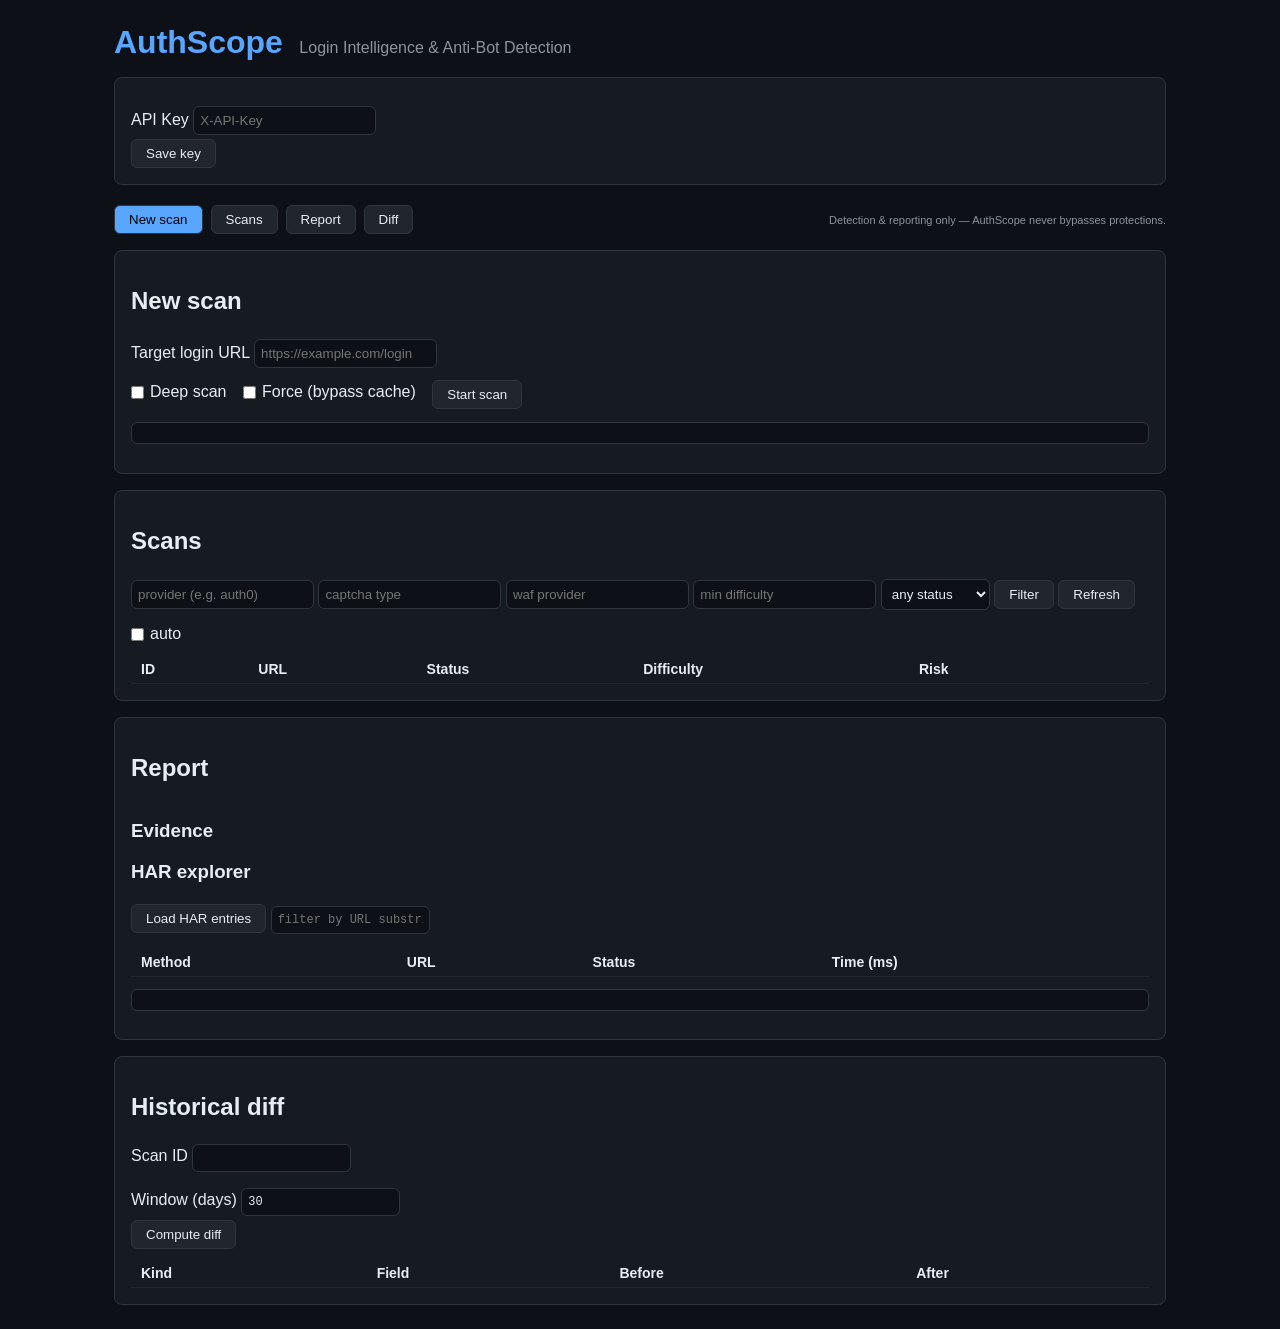
<file: dashboard/index.html>
<!DOCTYPE html>
<html lang="en">
<head>
<meta charset="utf-8">
<meta name="viewport" content="width=device-width, initial-scale=1">
<title>AuthScope Dashboard</title>
<link rel="stylesheet" href="/dashboard/style.css">
</head>
<body>
<header>
  <h1>AuthScope</h1>
  <span class="tagline">Login Intelligence &amp; Anti-Bot Detection</span>
</header>

<section id="key-panel" class="card">
  <label>API Key <input type="password" id="api-key" placeholder="X-API-Key"></label>
  <button id="save-key">Save key</button>
  <span id="key-status"></span>
</section>

<main id="app" class="hidden">
  <nav>
    <button data-view="submit" class="active">New scan</button>
    <button data-view="list">Scans</button>
    <button data-view="report">Report</button>
    <button data-view="diff">Diff</button>
    <span id="disclaimer">Detection &amp; reporting only — AuthScope never bypasses protections.</span>
  </nav>

  <!-- Submit -->
  <section id="view-submit" class="view">
    <div class="card">
      <h2>New scan</h2>
      <label>Target login URL
        <input type="url" id="scan-url" placeholder="https://example.com/login">
      </label>
      <label class="inline"><input type="checkbox" id="opt-deep"> Deep scan</label>
      <label class="inline"><input type="checkbox" id="opt-force"> Force (bypass cache)</label>
      <button id="btn-scan">Start scan</button>
      <pre id="scan-status"></pre>
    </div>
  </section>

  <!-- List -->
  <section id="view-list" class="view hidden">
    <div class="card">
      <h2>Scans</h2>
      <div class="filters">
        <input id="f-provider" placeholder="provider (e.g. auth0)">
        <input id="f-captcha" placeholder="captcha type">
        <input id="f-waf" placeholder="waf provider">
        <input id="f-min-diff" placeholder="min difficulty" type="number">
        <select id="f-status">
          <option value="">any status</option>
          <option>queued</option><option>running</option>
          <option>completed</option><option>waf_blocked</option><option>failed</option>
        </select>
        <button id="btn-filter">Filter</button>
        <button id="btn-refresh">Refresh</button>
        <label class="inline"><input type="checkbox" id="auto-refresh"> auto</label>
      </div>
      <table id="scans-table">
        <thead><tr><th>ID</th><th>URL</th><th>Status</th><th>Difficulty</th>
          <th>Risk</th><th></th></tr></thead>
        <tbody></tbody>
      </table>
    </div>
  </section>

  <!-- Report -->
  <section id="view-report" class="view hidden">
    <div class="card">
      <h2>Report <span id="report-id" class="mono"></span></h2>
      <div id="report-summary" class="scores"></div>
      <div id="report-auth"></div>
      <div id="report-security"></div>
      <div id="report-antibot"></div>
      <h3>Evidence</h3>
      <div id="report-artifacts"></div>
      <h3>HAR explorer</h3>
      <div id="har-explorer">
        <button id="btn-har">Load HAR entries</button>
        <input id="har-filter" class="mono" placeholder="filter by URL substring">
        <div id="har-summary" class="mono"></div>
        <table id="har-table">
          <thead><tr><th>Method</th><th>URL</th><th>Status</th><th>Time (ms)</th></tr></thead>
          <tbody></tbody>
        </table>
      </div>
      <pre id="report-raw" class="mono"></pre>
    </div>
  </section>

  <!-- Diff -->
  <section id="view-diff" class="view hidden">
    <div class="card">
      <h2>Historical diff</h2>
      <label>Scan ID <input id="diff-scan-id" class="mono"></label>
      <label>Window (days) <input id="diff-days" type="number" value="30" class="mono"></label>
      <button id="btn-diff">Compute diff</button>
      <table id="diff-table">
        <thead><tr><th>Kind</th><th>Field</th><th>Before</th><th>After</th></tr></thead>
        <tbody></tbody>
      </table>
    </div>
  </section>
</main>
<script src="/dashboard/app.js"></script>
</body>
</html>
</file>
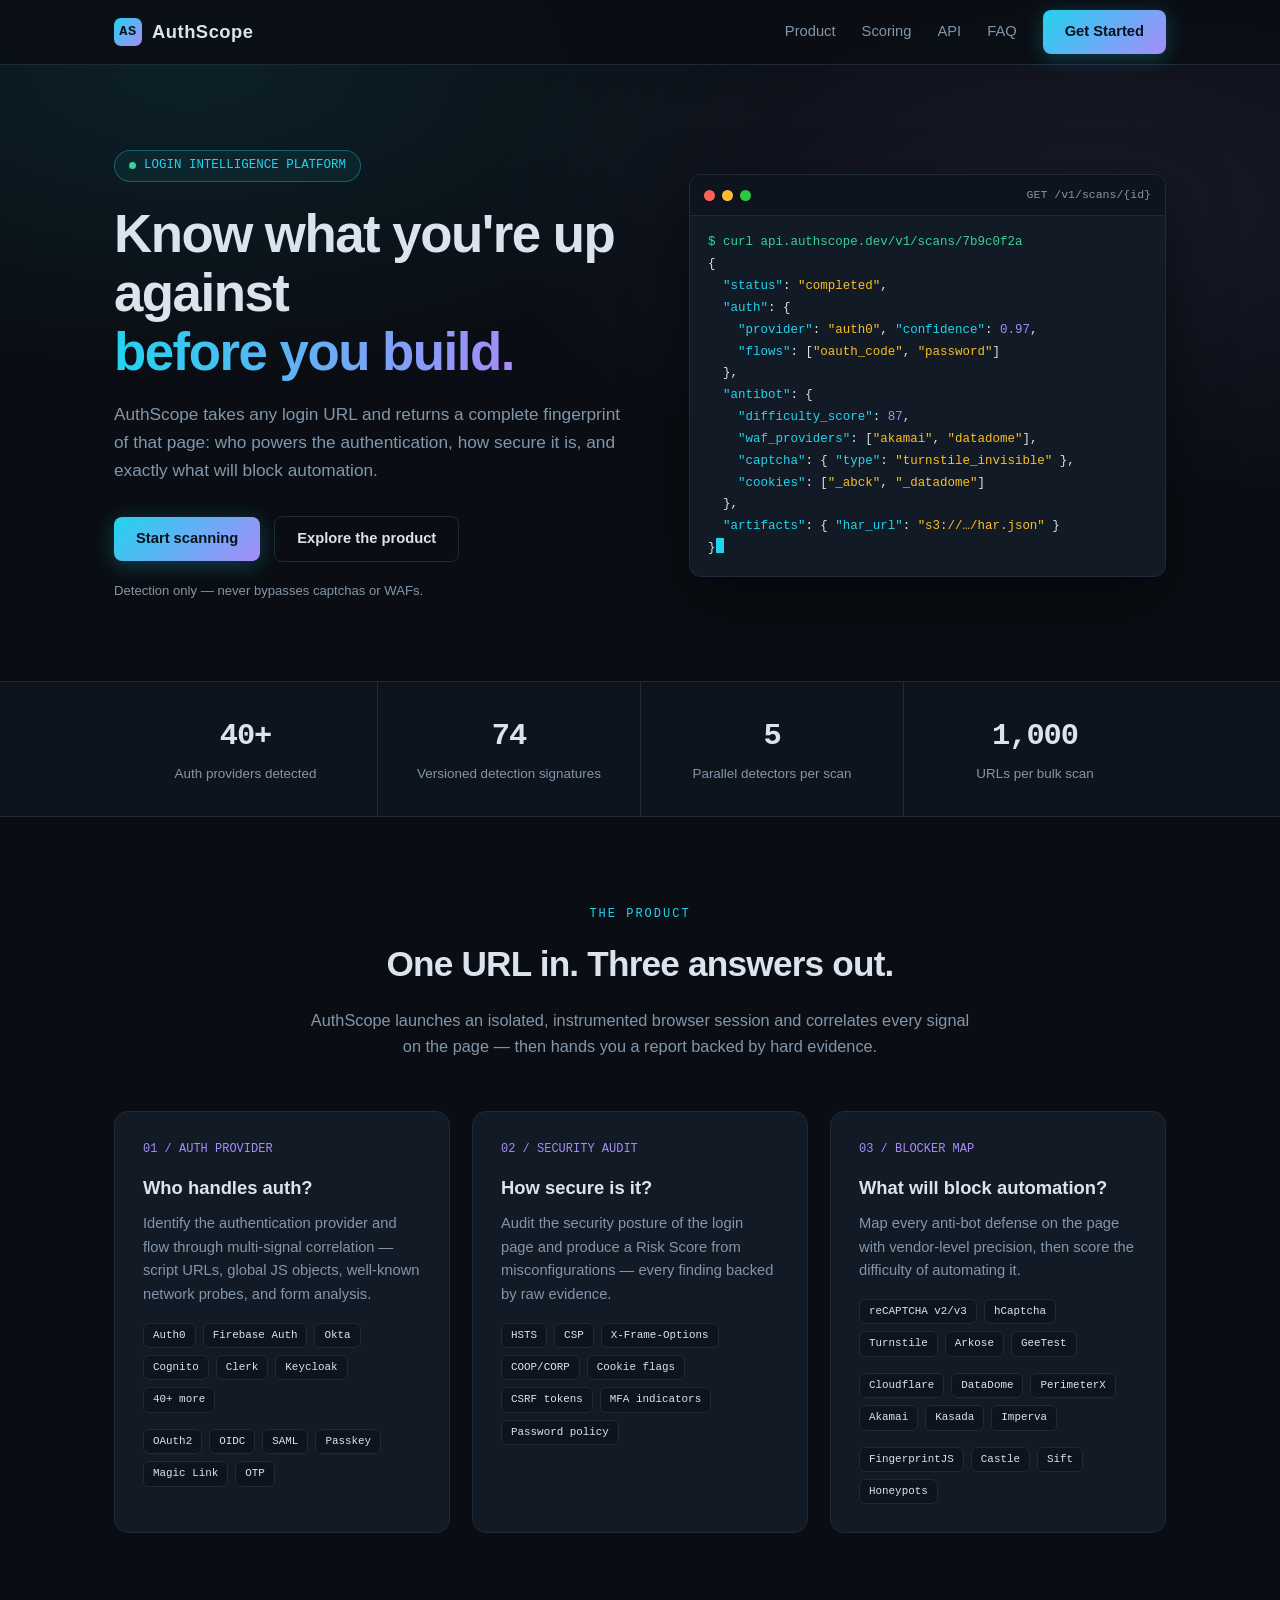
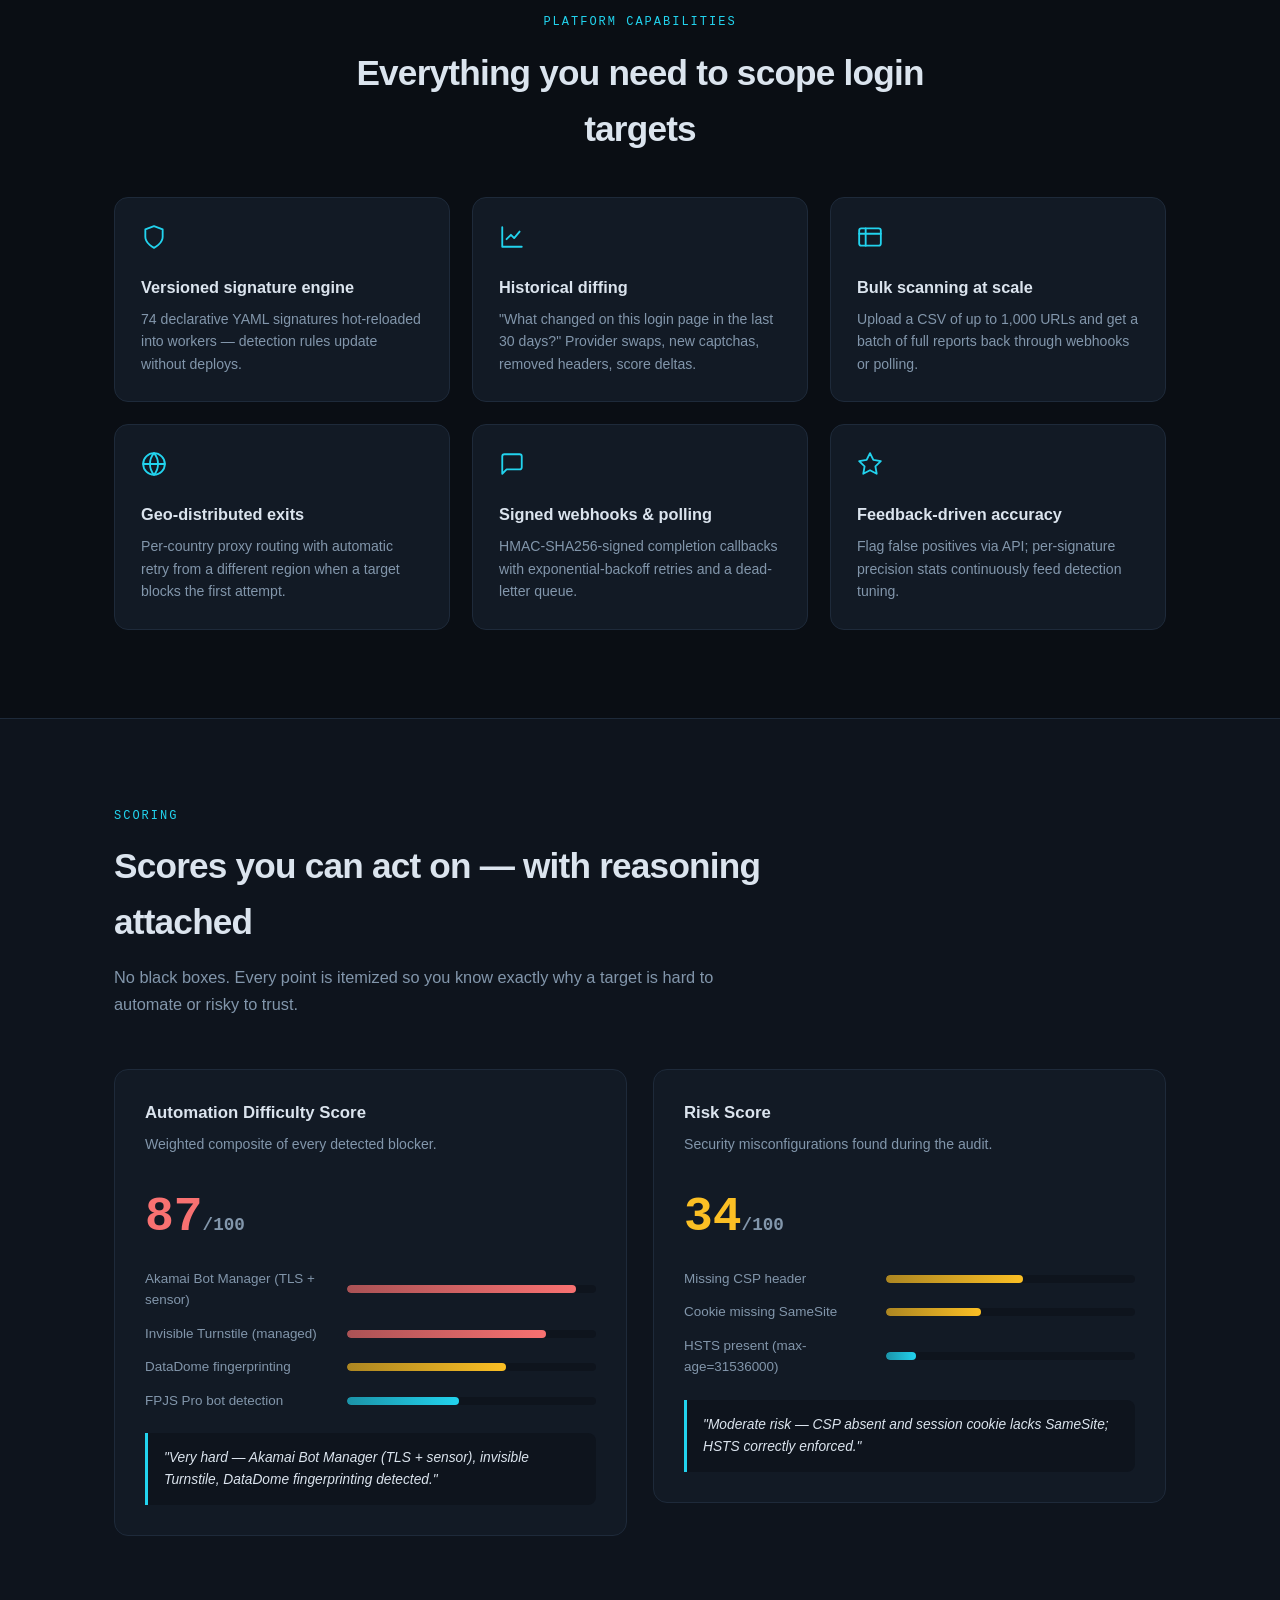
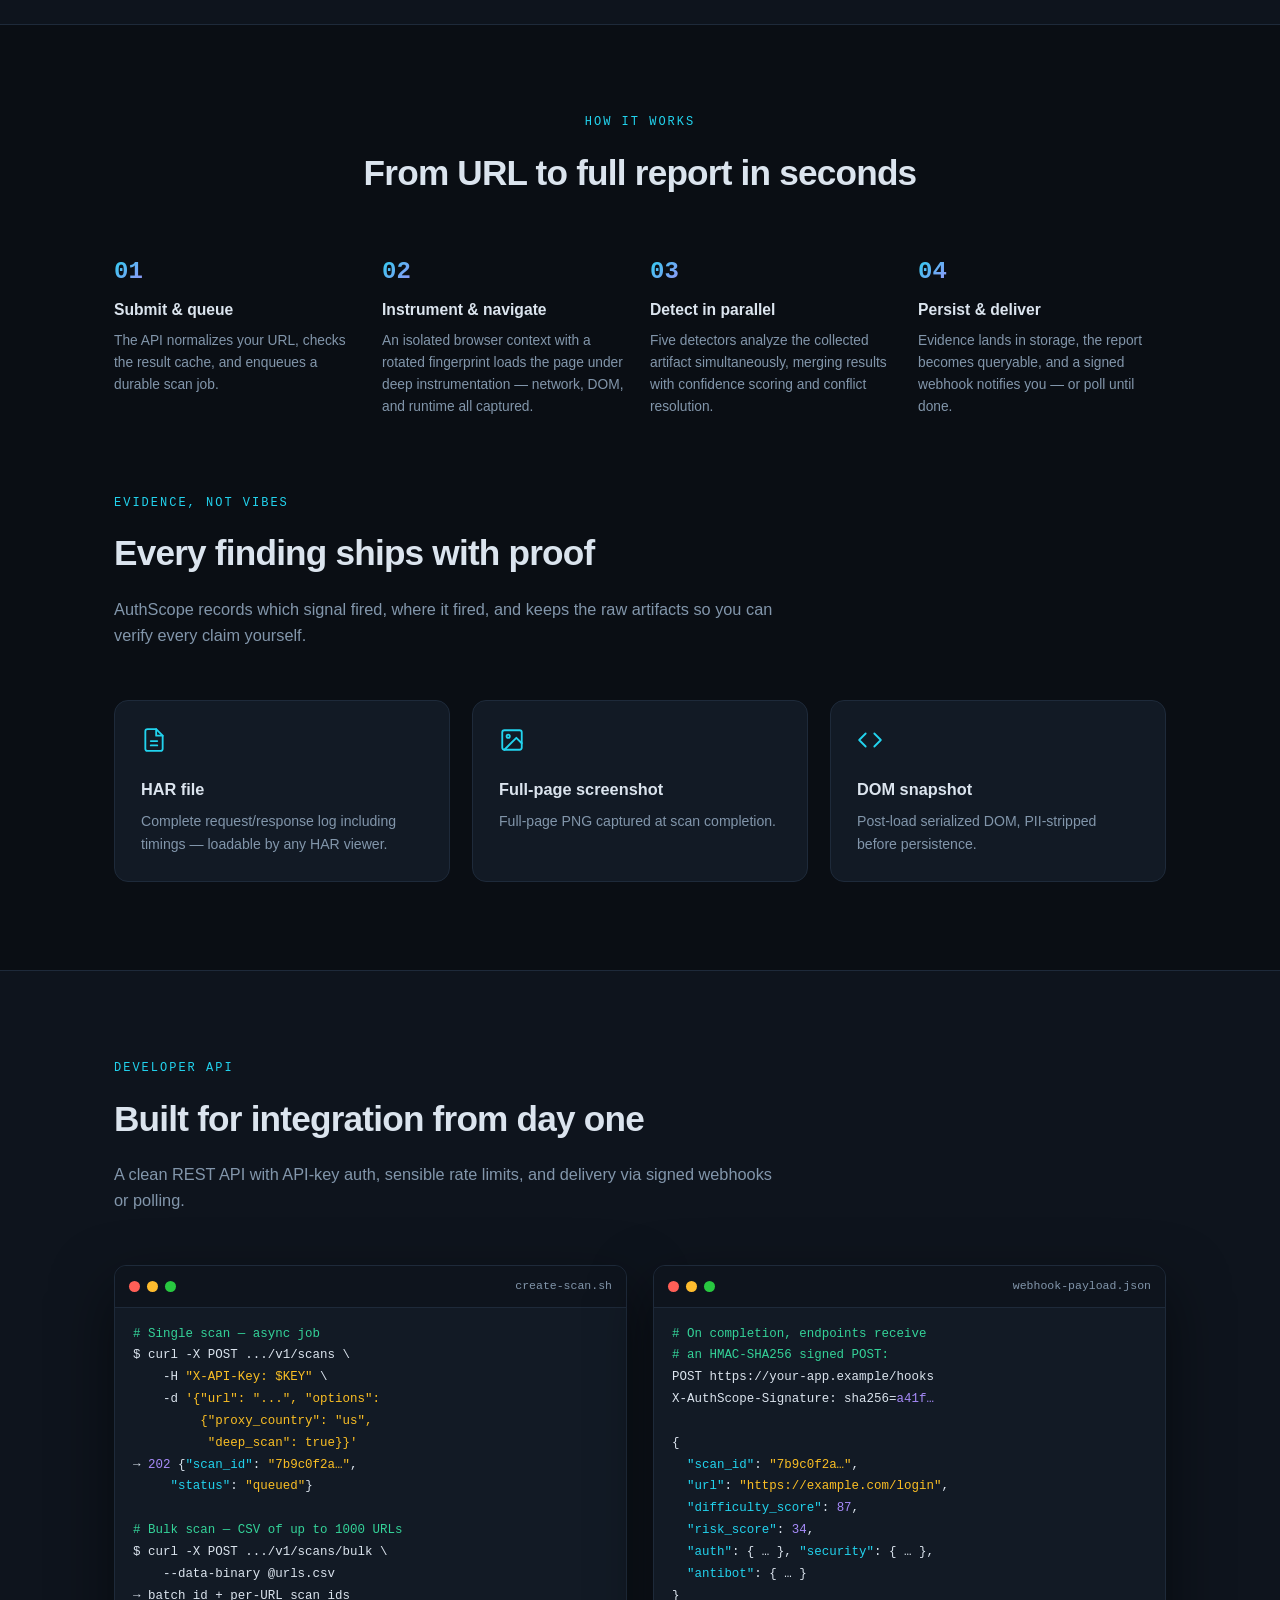
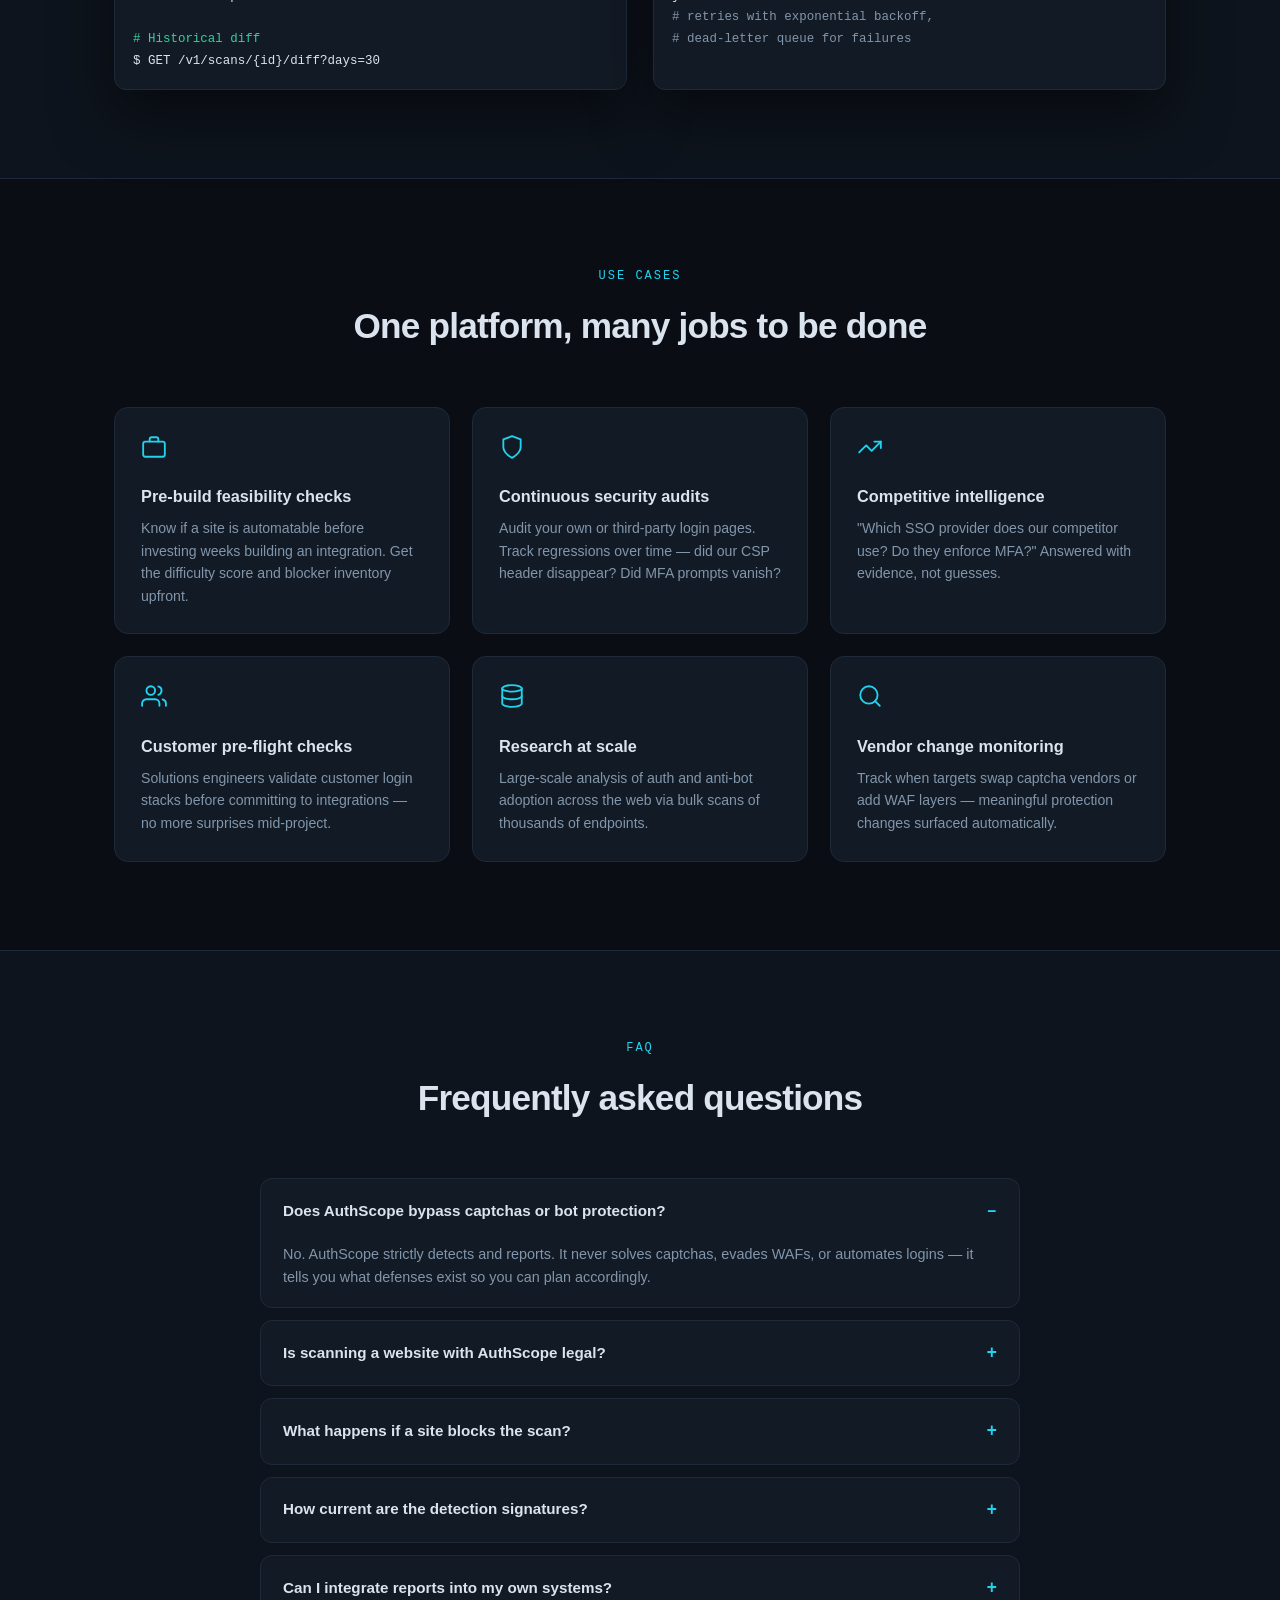
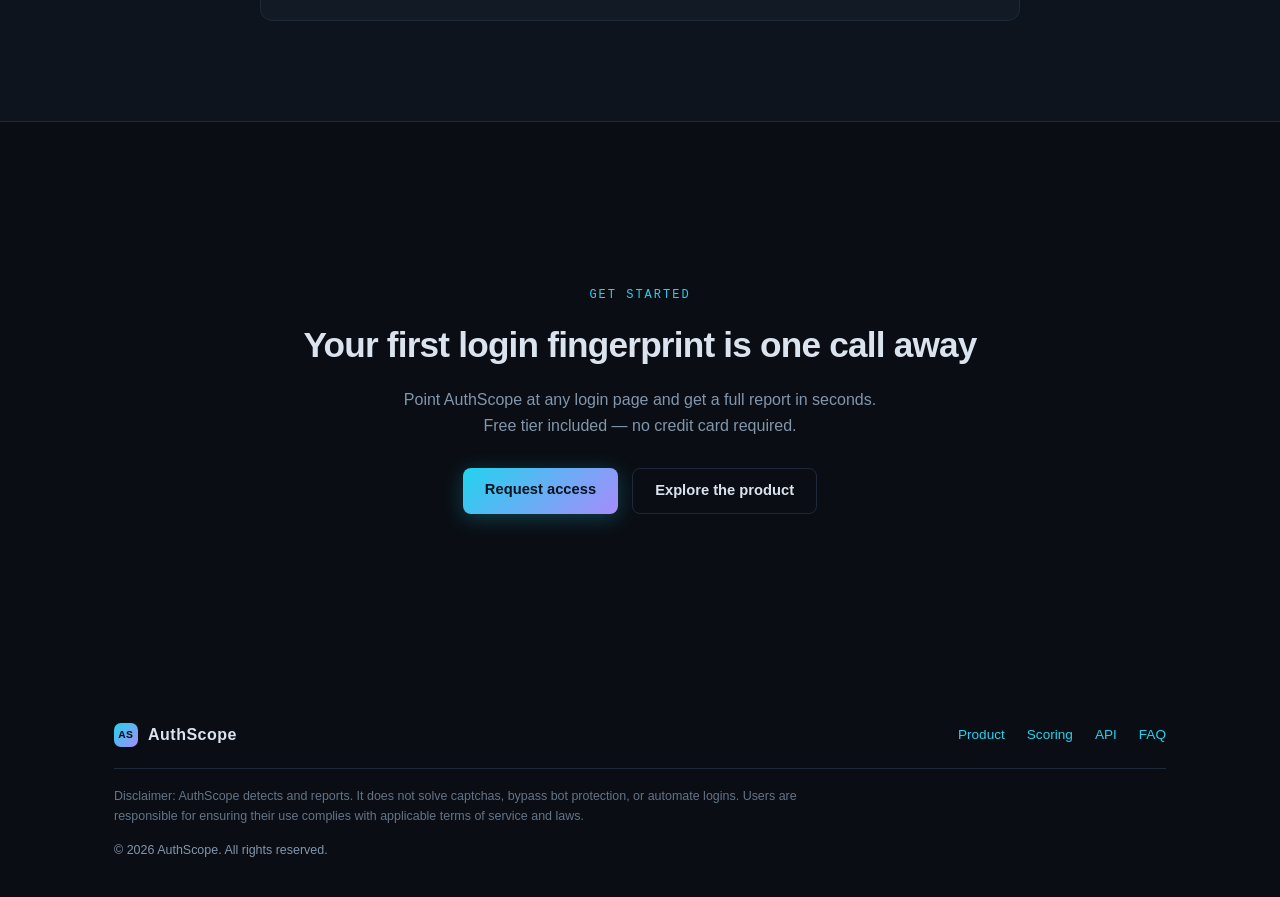
<file: website/index.html>
<!DOCTYPE html>
<html lang="en">
<head>
<meta charset="UTF-8" />
<meta name="viewport" content="width=device-width, initial-scale=1.0" />
<title>AuthScope — Login Intelligence &amp; Anti-Bot Detection Platform</title>
<meta name="description" content="Given a login URL, AuthScope returns a complete fingerprint of that page: who powers the authentication, how secure it is, and what will block automation." />
<link rel="stylesheet" href="styles.css" />
</head>
<body>

<nav>
  <div class="container nav-inner">
    <a class="logo" href="#top"><span class="logo-mark">AS</span>AuthScope</a>
    <div class="nav-links">
      <a href="#product">Product</a>
      <a href="#scoring">Scoring</a>
      <a href="#api">API</a>
      <a href="#faq">FAQ</a>
      <a class="btn btn-primary" href="#get-started">Get Started</a>
    </div>
  </div>
</nav>

<header class="hero" id="top">
  <div class="container hero-grid">
    <div>
      <span class="eyebrow"><span class="dot"></span>LOGIN INTELLIGENCE PLATFORM</span>
      <h1>Know what you're up against<br /><span class="grad">before you build.</span></h1>
      <p class="sub">
        AuthScope takes any login URL and returns a complete fingerprint of that page:
        who powers the authentication, how secure it is, and exactly what will block automation.
      </p>
      <div class="hero-ctas">
        <a class="btn btn-primary" href="#get-started">Start scanning</a>
        <a class="btn btn-ghost" href="#product">Explore the product</a>
        <span class="hero-note">Detection only — never bypasses captchas or WAFs.</span>
      </div>
    </div>

    <div class="terminal">
      <div class="term-bar"><span class="r"></span><span class="y"></span><span class="g"></span><span class="title mono">GET /v1/scans/{id}</span></div>
      <div class="term-body"><span class="tk-cmd">$ curl api.authscope.dev/v1/scans/7b9c0f2a</span>
{
  <span class="tk-key">"status"</span>: <span class="tk-str">"completed"</span>,
  <span class="tk-key">"auth"</span>: {
    <span class="tk-key">"provider"</span>: <span class="tk-str">"auth0"</span>, <span class="tk-key">"confidence"</span>: <span class="tk-num">0.97</span>,
    <span class="tk-key">"flows"</span>: [<span class="tk-str">"oauth_code"</span>, <span class="tk-str">"password"</span>]
  },
  <span class="tk-key">"antibot"</span>: {
    <span class="tk-key">"difficulty_score"</span>: <span class="tk-num">87</span>,
    <span class="tk-key">"waf_providers"</span>: [<span class="tk-str">"akamai"</span>, <span class="tk-str">"datadome"</span>],
    <span class="tk-key">"captcha"</span>: { <span class="tk-key">"type"</span>: <span class="tk-str">"turnstile_invisible"</span> },
    <span class="tk-key">"cookies"</span>: [<span class="tk-str">"_abck"</span>, <span class="tk-str">"_datadome"</span>]
  },
  <span class="tk-key">"artifacts"</span>: { <span class="tk-key">"har_url"</span>: <span class="tk-str">"s3://…/har.json"</span> }
}<span class="caret"></span></div>
    </div>
  </div>
</header>

<div class="stats-band">
  <div class="container stats">
    <div class="stat"><b>40+</b><span>Auth providers detected</span></div>
    <div class="stat"><b>74</b><span>Versioned detection signatures</span></div>
    <div class="stat"><b>5</b><span>Parallel detectors per scan</span></div>
    <div class="stat"><b>1,000</b><span>URLs per bulk scan</span></div>
  </div>
</div>

<section id="product">
  <div class="container">
    <div class="sec-head center reveal">
      <div class="sec-tag">The Product</div>
      <h2>One URL in. Three answers out.</h2>
      <p>AuthScope launches an isolated, instrumented browser session and correlates every signal on the page — then hands you a report backed by hard evidence.</p>
    </div>
    <div class="q-grid">
      <div class="q-card reveal">
        <div class="q-num">01 / AUTH PROVIDER</div>
        <h3>Who handles auth?</h3>
        <p>Identify the authentication provider and flow through multi-signal correlation — script URLs, global JS objects, well-known network probes, and form analysis.</p>
        <div class="chips">
          <span class="chip">Auth0</span><span class="chip">Firebase Auth</span><span class="chip">Okta</span><span class="chip">Cognito</span><span class="chip">Clerk</span><span class="chip">Keycloak</span><span class="chip">40+ more</span>
        </div>
        <div class="chips">
          <span class="chip">OAuth2</span><span class="chip">OIDC</span><span class="chip">SAML</span><span class="chip">Passkey</span><span class="chip">Magic Link</span><span class="chip">OTP</span>
        </div>
      </div>
      <div class="q-card reveal">
        <div class="q-num">02 / SECURITY AUDIT</div>
        <h3>How secure is it?</h3>
        <p>Audit the security posture of the login page and produce a Risk Score from misconfigurations — every finding backed by raw evidence.</p>
        <div class="chips">
          <span class="chip">HSTS</span><span class="chip">CSP</span><span class="chip">X-Frame-Options</span><span class="chip">COOP/CORP</span><span class="chip">Cookie flags</span><span class="chip">CSRF tokens</span><span class="chip">MFA indicators</span><span class="chip">Password policy</span>
        </div>
      </div>
      <div class="q-card reveal">
        <div class="q-num">03 / BLOCKER MAP</div>
        <h3>What will block automation?</h3>
        <p>Map every anti-bot defense on the page with vendor-level precision, then score the difficulty of automating it.</p>
        <div class="chips">
          <span class="chip">reCAPTCHA v2/v3</span><span class="chip">hCaptcha</span><span class="chip">Turnstile</span><span class="chip">Arkose</span><span class="chip">GeeTest</span>
        </div>
        <div class="chips">
          <span class="chip">Cloudflare</span><span class="chip">DataDome</span><span class="chip">PerimeterX</span><span class="chip">Akamai</span><span class="chip">Kasada</span><span class="chip">Imperva</span>
        </div>
        <div class="chips">
          <span class="chip">FingerprintJS</span><span class="chip">Castle</span><span class="chip">Sift</span><span class="chip">Honeypots</span>
        </div>
      </div>
    </div>

    <div class="sec-head center reveal" style="margin-top:80px;margin-bottom:40px">
      <div class="sec-tag">Platform Capabilities</div>
      <h2>Everything you need to scope login targets</h2>
    </div>
    <div class="feat-grid">
      <div class="feat reveal">
        <svg viewBox="0 0 24 24"><path d="M12 22s8-4 8-10V5l-8-3-8 3v7c0 6 8 10 8 10z"/></svg>
        <h3>Versioned signature engine</h3>
        <p>74 declarative YAML signatures hot-reloaded into workers — detection rules update without deploys.</p>
      </div>
      <div class="feat reveal">
        <svg viewBox="0 0 24 24"><path d="M3 3v18h18"/><path d="M7 14l4-4 3 3 5-6"/></svg>
        <h3>Historical diffing</h3>
        <p>"What changed on this login page in the last 30 days?" Provider swaps, new captchas, removed headers, score deltas.</p>
      </div>
      <div class="feat reveal">
        <svg viewBox="0 0 24 24"><rect x="2" y="4" width="20" height="16" rx="2"/><path d="M2 9h20M8 4v16"/></svg>
        <h3>Bulk scanning at scale</h3>
        <p>Upload a CSV of up to 1,000 URLs and get a batch of full reports back through webhooks or polling.</p>
      </div>
      <div class="feat reveal">
        <svg viewBox="0 0 24 24"><circle cx="12" cy="12" r="10"/><path d="M2 12h20M12 2a15.3 15.3 0 0 1 0 20 15.3 15.3 0 0 1 0-20"/></svg>
        <h3>Geo-distributed exits</h3>
        <p>Per-country proxy routing with automatic retry from a different region when a target blocks the first attempt.</p>
      </div>
      <div class="feat reveal">
        <svg viewBox="0 0 24 24"><path d="M21 15a2 2 0 0 1-2 2H7l-4 4V5a2 2 0 0 1 2-2h14a2 2 0 0 1 2 2z"/></svg>
        <h3>Signed webhooks &amp; polling</h3>
        <p>HMAC-SHA256-signed completion callbacks with exponential-backoff retries and a dead-letter queue.</p>
      </div>
      <div class="feat reveal">
        <svg viewBox="0 0 24 24"><path d="M12 2l3.09 6.26L22 9.27l-5 4.87 1.18 6.88L12 17.77l-6.18 3.25L7 14.14 2 9.27l6.91-1.01z"/></svg>
        <h3>Feedback-driven accuracy</h3>
        <p>Flag false positives via API; per-signature precision stats continuously feed detection tuning.</p>
      </div>
    </div>
  </div>
</section>

<section class="alt" id="scoring">
  <div class="container">
    <div class="sec-head reveal">
      <div class="sec-tag">Scoring</div>
      <h2>Scores you can act on — with reasoning attached</h2>
      <p>No black boxes. Every point is itemized so you know exactly why a target is hard to automate or risky to trust.</p>
    </div>
    <div class="score-wrap">
      <div class="score-card reveal">
        <h3>Automation Difficulty Score</h3>
        <p>Weighted composite of every detected blocker.</p>
        <div class="score-big hard">87<span style="font-size:1.1rem;color:var(--muted)">/100</span></div>
        <div class="bar-row"><span class="bar-label">Akamai Bot Manager (TLS + sensor)</span><div class="bar-track"><div class="bar-fill b-red" style="width:92%"></div></div></div>
        <div class="bar-row"><span class="bar-label">Invisible Turnstile (managed)</span><div class="bar-track"><div class="bar-fill b-red" style="width:80%"></div></div></div>
        <div class="bar-row"><span class="bar-label">DataDome fingerprinting</span><div class="bar-track"><div class="bar-fill b-amber" style="width:64%"></div></div></div>
        <div class="bar-row"><span class="bar-label">FPJS Pro bot detection</span><div class="bar-track"><div class="bar-fill b-cyan" style="width:45%"></div></div></div>
        <div class="reasoning">"Very hard — Akamai Bot Manager (TLS + sensor), invisible Turnstile, DataDome fingerprinting detected."</div>
      </div>
      <div class="score-card reveal">
        <h3>Risk Score</h3>
        <p>Security misconfigurations found during the audit.</p>
        <div class="score-big risk">34<span style="font-size:1.1rem;color:var(--muted)">/100</span></div>
        <div class="bar-row"><span class="bar-label">Missing CSP header</span><div class="bar-track"><div class="bar-fill b-amber" style="width:55%"></div></div></div>
        <div class="bar-row"><span class="bar-label">Cookie missing SameSite</span><div class="bar-track"><div class="bar-fill b-amber" style="width:38%"></div></div></div>
        <div class="bar-row"><span class="bar-label">HSTS present (max-age=31536000)</span><div class="bar-track"><div class="bar-fill b-cyan" style="width:12%"></div></div></div>
        <div class="reasoning">"Moderate risk — CSP absent and session cookie lacks SameSite; HSTS correctly enforced."</div>
      </div>
    </div>
  </div>
</section>

<section id="how">
  <div class="container">
    <div class="sec-head center reveal">
      <div class="sec-tag">How it works</div>
      <h2>From URL to full report in seconds</h2>
    </div>
    <div class="steps">
      <div class="step reveal">
        <h3>Submit &amp; queue</h3>
        <p>The API normalizes your URL, checks the result cache, and enqueues a durable scan job.</p>
      </div>
      <div class="step reveal">
        <h3>Instrument &amp; navigate</h3>
        <p>An isolated browser context with a rotated fingerprint loads the page under deep instrumentation — network, DOM, and runtime all captured.</p>
      </div>
      <div class="step reveal">
        <h3>Detect in parallel</h3>
        <p>Five detectors analyze the collected artifact simultaneously, merging results with confidence scoring and conflict resolution.</p>
      </div>
      <div class="step reveal">
        <h3>Persist &amp; deliver</h3>
        <p>Evidence lands in storage, the report becomes queryable, and a signed webhook notifies you — or poll until done.</p>
      </div>
    </div>

    <div class="sec-head reveal" style="margin-top:76px">
      <div class="sec-tag">Evidence, not vibes</div>
      <h2>Every finding ships with proof</h2>
      <p>AuthScope records which signal fired, where it fired, and keeps the raw artifacts so you can verify every claim yourself.</p>
    </div>
    <div class="feat-grid">
      <div class="feat reveal">
        <svg viewBox="0 0 24 24"><path d="M14 2H6a2 2 0 0 0-2 2v16a2 2 0 0 0 2 2h12a2 2 0 0 0 2-2V8z"/><path d="M14 2v6h6M9 13h6M9 17h6"/></svg>
        <h3>HAR file</h3>
        <p>Complete request/response log including timings — loadable by any HAR viewer.</p>
      </div>
      <div class="feat reveal">
        <svg viewBox="0 0 24 24"><rect x="3" y="3" width="18" height="18" rx="2"/><circle cx="8.5" cy="8.5" r="1.5"/><path d="M21 15l-5-5L5 21"/></svg>
        <h3>Full-page screenshot</h3>
        <p>Full-page PNG captured at scan completion.</p>
      </div>
      <div class="feat reveal">
        <svg viewBox="0 0 24 24"><polyline points="16 18 22 12 16 6"/><polyline points="8 6 2 12 8 18"/></svg>
        <h3>DOM snapshot</h3>
        <p>Post-load serialized DOM, PII-stripped before persistence.</p>
      </div>
    </div>
  </div>
</section>

<section class="alt" id="api">
  <div class="container">
    <div class="sec-head reveal">
      <div class="sec-tag">Developer API</div>
      <h2>Built for integration from day one</h2>
      <p>A clean REST API with API-key auth, sensible rate limits, and delivery via signed webhooks or polling.</p>
    </div>
    <div class="api-grid">
      <div class="terminal reveal">
        <div class="term-bar"><span class="r"></span><span class="y"></span><span class="g"></span><span class="title mono">create-scan.sh</span></div>
        <div class="term-body"><span class="tk-cmd"># Single scan — async job</span>
$ curl -X POST .../v1/scans \
    -H <span class="tk-str">"X-API-Key: $KEY"</span> \
    -d <span class="tk-str">'{"url": "...", "options":
         {"proxy_country": "us",
          "deep_scan": true}}'</span>
→ <span class="tk-num">202</span> {<span class="tk-key">"scan_id"</span>: <span class="tk-str">"7b9c0f2a…"</span>,
     <span class="tk-key">"status"</span>: <span class="tk-str">"queued"</span>}

<span class="tk-cmd"># Bulk scan — CSV of up to 1000 URLs</span>
$ curl -X POST .../v1/scans/bulk \
    --data-binary @urls.csv
→ batch id + per-URL scan ids

<span class="tk-cmd"># Historical diff</span>
$ GET /v1/scans/{id}/diff?days=30</div>
      </div>
      <div class="terminal reveal">
        <div class="term-bar"><span class="r"></span><span class="y"></span><span class="g"></span><span class="title mono">webhook-payload.json</span></div>
        <div class="term-body"><span class="tk-cmd"># On completion, endpoints receive
# an HMAC-SHA256 signed POST:</span>
POST https://your-app.example/hooks
X-AuthScope-Signature: sha256=<span class="tk-num">a41f…</span>

{
  <span class="tk-key">"scan_id"</span>: <span class="tk-str">"7b9c0f2a…"</span>,
  <span class="tk-key">"url"</span>: <span class="tk-str">"https://example.com/login"</span>,
  <span class="tk-key">"difficulty_score"</span>: <span class="tk-num">87</span>,
  <span class="tk-key">"risk_score"</span>: <span class="tk-num">34</span>,
  <span class="tk-key">"auth"</span>: { … }, <span class="tk-key">"security"</span>: { … },
  <span class="tk-key">"antibot"</span>: { … }
}
<span class="tk-dim"># retries with exponential backoff,
# dead-letter queue for failures</span></div>
      </div>
    </div>
  </div>
</section>

<section id="usecases">
  <div class="container">
    <div class="sec-head center reveal">
      <div class="sec-tag">Use cases</div>
      <h2>One platform, many jobs to be done</h2>
    </div>
    <div class="feat-grid">
      <div class="feat reveal">
        <svg viewBox="0 0 24 24"><rect x="2" y="7" width="20" height="14" rx="2"/><path d="M16 7V5a2 2 0 0 0-2-2h-4a2 2 0 0 0-2 2v2"/></svg>
        <h3>Pre-build feasibility checks</h3>
        <p>Know if a site is automatable before investing weeks building an integration. Get the difficulty score and blocker inventory upfront.</p>
      </div>
      <div class="feat reveal">
        <svg viewBox="0 0 24 24"><path d="M12 22s8-4 8-10V5l-8-3-8 3v7c0 6 8 10 8 10z"/></svg>
        <h3>Continuous security audits</h3>
        <p>Audit your own or third-party login pages. Track regressions over time — did our CSP header disappear? Did MFA prompts vanish?</p>
      </div>
      <div class="feat reveal">
        <svg viewBox="0 0 24 24"><polyline points="22 7 13.5 15.5 8.5 10.5 2 17"/><polyline points="16 7 22 7 22 13"/></svg>
        <h3>Competitive intelligence</h3>
        <p>"Which SSO provider does our competitor use? Do they enforce MFA?" Answered with evidence, not guesses.</p>
      </div>
      <div class="feat reveal">
        <svg viewBox="0 0 24 24"><path d="M17 21v-2a4 4 0 0 0-4-4H5a4 4 0 0 0-4 4v2"/><circle cx="9" cy="7" r="4"/><path d="M23 21v-2a4 4 0 0 0-3-3.87M16 3.13a4 4 0 0 1 0 7.75"/></svg>
        <h3>Customer pre-flight checks</h3>
        <p>Solutions engineers validate customer login stacks before committing to integrations — no more surprises mid-project.</p>
      </div>
      <div class="feat reveal">
        <svg viewBox="0 0 24 24"><ellipse cx="12" cy="5" rx="9" ry="3"/><path d="M3 5v14c0 1.66 4 3 9 3s9-1.34 9-3V5"/><path d="M3 12c0 1.66 4 3 9 3s9-1.34 9-3"/></svg>
        <h3>Research at scale</h3>
        <p>Large-scale analysis of auth and anti-bot adoption across the web via bulk scans of thousands of endpoints.</p>
      </div>
      <div class="feat reveal">
        <svg viewBox="0 0 24 24"><circle cx="11" cy="11" r="8"/><path d="M21 21l-4.35-4.35"/></svg>
        <h3>Vendor change monitoring</h3>
        <p>Track when targets swap captcha vendors or add WAF layers — meaningful protection changes surfaced automatically.</p>
      </div>
    </div>
  </div>
</section>

<section id="faq" class="alt">
  <div class="container">
    <div class="sec-head center reveal">
      <div class="sec-tag">FAQ</div>
      <h2>Frequently asked questions</h2>
    </div>
    <div class="faq reveal">
      <details open>
        <summary>Does AuthScope bypass captchas or bot protection?</summary>
        <p class="faq-a">No. AuthScope strictly detects and reports. It never solves captchas, evades WAFs, or automates logins — it tells you what defenses exist so you can plan accordingly.</p>
      </details>
      <details>
        <summary>Is scanning a website with AuthScope legal?</summary>
        <p class="faq-a">AuthScope performs passive detection only — the same signals visible to any browser visiting the page. It's designed for auditing sites you own, have permission to test, or for lawful research purposes. Users are responsible for complying with applicable terms of service and laws.</p>
      </details>
      <details>
        <summary>What happens if a site blocks the scan?</summary>
        <p class="faq-a">A blocked first attempt triggers one retry from a different geographic exit. If still blocked, the scan completes as <span class="mono">waf_blocked</span> — which is itself valuable intelligence about the target's defenses.</p>
      </details>
      <details>
        <summary>How current are the detection signatures?</summary>
        <p class="faq-a">Signatures are declarative YAML files with version tracking, hot-reloaded into workers without deploys. New providers, captchas, and WAFs can be added and go live within minutes.</p>
      </details>
      <details>
        <summary>Can I integrate reports into my own systems?</summary>
        <p class="faq-a">Yes — every scan is delivered via HMAC-SHA256-signed webhooks with automatic retries and a dead-letter queue, or via simple polling against the REST API. Reports are plain JSON.</p>
      </details>
    </div>
  </div>
</section>

<section id="get-started">
  <div class="cta-band" style="border:none;padding-left:0;padding-right:0;background:none">
    <div class="sec-tag">Get started</div>
    <h2>Your first login fingerprint is one call away</h2>
    <p>Point AuthScope at any login page and get a full report in seconds.<br />Free tier included — no credit card required.</p>
    <div class="cta-btns">
      <a class="btn btn-primary" href="mailto:hello@authscope.dev">Request access</a>
      <a class="btn btn-ghost" href="#product">Explore the product</a>
    </div>
  </div>
</section>

<footer>
  <div class="container">
    <div class="foot-inner">
      <a class="logo" href="#top" style="font-size:1rem"><span class="logo-mark" style="width:24px;height:24px;font-size:.72rem">AS</span>AuthScope</a>
      <div class="foot-links">
        <a href="#product">Product</a>
        <a href="#scoring">Scoring</a>
        <a href="#api">API</a>
        <a href="#faq">FAQ</a>
      </div>
    </div>
    <p class="disclaimer">
      Disclaimer: AuthScope detects and reports. It does not solve captchas, bypass bot protection,
      or automate logins. Users are responsible for ensuring their use complies with applicable terms
      of service and laws.
    </p>
    <p style="margin-top:14px;font-size:.78rem">&copy; 2026 AuthScope. All rights reserved.</p>
  </div>
</footer>

<script>
  const obs = new IntersectionObserver((entries) => {
    entries.forEach(e => { if (e.isIntersecting) e.target.classList.add('visible'); });
  }, { threshold: 0.12 });
  document.querySelectorAll('.reveal').forEach(el => obs.observe(el));
</script>

</body>
</html>
</file>
<file: dashboard/style.css>
:root { --bg:#0d1117; --card:#161b22; --fg:#e6edf3; --accent:#58a6ff; --ok:#3fb950; --warn:#d29922; --bad:#f85149; }
* { box-sizing: border-box; }
body { background:var(--bg); color:var(--fg); font-family:-apple-system,"Segoe UI",Roboto,sans-serif; margin:0; padding:24px; max-width:1100px; margin-inline:auto; }
header h1 { display:inline; margin-right:12px; color:var(--accent); }
.tagline { color:#8b949e; }
.card { background:var(--card); border:1px solid #30363d; border-radius:8px; padding:16px; margin-top:16px; }
nav { margin-top:20px; display:flex; gap:8px; align-items:center; flex-wrap:wrap; }
nav button.active { background:var(--accent); color:#000; }
button { background:#21262d; color:var(--fg); border:1px solid #30363d; border-radius:6px; padding:6px 14px; cursor:pointer; }
button:hover { border-color:var(--accent); }
input, select { background:#0d1117; color:var(--fg); border:1px solid #30363d; border-radius:6px; padding:6px; margin:4px 0; }
label { display:block; margin-top:8px; }
label.inline { display:inline-flex; align-items:center; gap:6px; margin:10px 12px 0 0; }
.hidden { display:none; }
.view { display:block; }
table { width:100%; border-collapse:collapse; margin-top:10px; font-size:14px; }
th, td { text-align:left; padding:6px 10px; border-bottom:1px solid #21262d; }
.mono { font-family:ui-monospace,Menlo,monospace; font-size:12px; }
pre { background:#0d1117; border:1px solid #30363d; border-radius:6px; padding:10px; overflow:auto; max-height:300px; }
.scores { display:flex; gap:28px; align-items:center; margin-bottom:12px; }
.score.big { font-size:42px; font-weight:700; color:var(--accent); }
.score-label { color:#8b949e; }
.status.completed { color:var(--ok); }
.status.waf_blocked { color:var(--warn); }
.status.failed { color:var(--bad); }
.thumb { max-width:280px; border-radius:6px; border:1px solid #30363d; }
#disclaimer { margin-left:auto; font-size:11px; color:#8b949e; }
</file>
<file: website/styles.css>
:root {
  --bg: #0a0e14;
  --bg-alt: #0e141d;
  --panel: #121a25;
  --border: #1e2a3a;
  --text: #dbe4ee;
  --muted: #8296ab;
  --accent: #22d3ee;
  --accent2: #a78bfa;
  --green: #34d399;
  --amber: #fbbf24;
  --red: #f87171;
  --mono: "SF Mono", "Fira Code", ui-monospace, Menlo, Consolas, monospace;
}
* { margin: 0; padding: 0; box-sizing: border-box; }
html { scroll-behavior: smooth; }
body {
  background: var(--bg);
  color: var(--text);
  font-family: -apple-system, BlinkMacSystemFont, "Segoe UI", Roboto, Inter, sans-serif;
  line-height: 1.6;
  overflow-x: hidden;
}
a { color: var(--accent); text-decoration: none; }
.container { max-width: 1100px; margin: 0 auto; padding: 0 24px; }
.mono { font-family: var(--mono); }

/* Nav */
nav {
  position: fixed; top: 0; left: 0; right: 0; z-index: 100;
  background: rgba(10,14,20,.82);
  backdrop-filter: blur(12px);
  border-bottom: 1px solid var(--border);
}
.nav-inner { display: flex; align-items: center; justify-content: space-between; height: 64px; }
.logo { display: flex; align-items: center; gap: 10px; font-weight: 700; font-size: 1.15rem; color: var(--text); letter-spacing: .5px; }
.logo-mark {
  width: 28px; height: 28px; border-radius: 7px; flex-shrink: 0;
  background: linear-gradient(135deg, var(--accent), var(--accent2));
  display: grid; place-items: center;
  font-family: var(--mono); font-weight: 800; font-size: .85rem; color: #071018;
}
.nav-links { display: flex; gap: 26px; align-items: center; font-size: .92rem; }
.nav-links a { color: var(--muted); transition: color .2s; }
.nav-links a:hover { color: var(--text); }
.btn {
  display: inline-block; padding: 10px 22px; border-radius: 8px;
  font-weight: 600; font-size: .92rem; transition: transform .15s, box-shadow .15s;
}
.btn:hover { transform: translateY(-1px); }
.btn-primary { background: linear-gradient(135deg, var(--accent), var(--accent2)); color: #06121c !important; box-shadow: 0 4px 20px rgba(34,211,238,.25); }
.btn-ghost { border: 1px solid var(--border); color: var(--text) !important; }
.btn-ghost:hover { border-color: var(--accent); }

/* Hero */
.hero { padding: 150px 0 80px; position: relative; }
.hero::before {
  content: ""; position: absolute; inset: 0; pointer-events: none;
  background:
    radial-gradient(600px 300px at 15% 10%, rgba(34,211,238,.09), transparent),
    radial-gradient(600px 300px at 85% 30%, rgba(167,139,250,.09), transparent);
}
.hero-grid { display: grid; grid-template-columns: 1.05fr .95fr; gap: 48px; align-items: center; position: relative; }
.eyebrow {
  display: inline-flex; align-items: center; gap: 8px;
  font-family: var(--mono); font-size: .78rem; color: var(--accent);
  border: 1px solid rgba(34,211,238,.35); border-radius: 99px;
  padding: 5px 14px; margin-bottom: 22px; background: rgba(34,211,238,.06);
}
.eyebrow .dot { width: 7px; height: 7px; border-radius: 50%; background: var(--green); animation: pulse 2s infinite; }
@keyframes pulse { 0%,100%{opacity:1} 50%{opacity:.35} }
h1 { font-size: clamp(2.1rem, 4.5vw, 3.3rem); line-height: 1.12; letter-spacing: -1.5px; font-weight: 800; }
h1 .grad { background: linear-gradient(90deg, var(--accent), var(--accent2)); -webkit-background-clip: text; background-clip: text; color: transparent; }
.hero p.sub { color: var(--muted); font-size: 1.08rem; margin: 20px 0 32px; max-width: 520px; }
.hero-ctas { display: flex; gap: 14px; flex-wrap: wrap; align-items: center; }
.hero-note { font-size: .82rem; color: var(--muted); width: 100%; margin-top: 4px; }

/* Terminal */
.terminal {
  background: var(--panel); border: 1px solid var(--border); border-radius: 12px;
  overflow: hidden; box-shadow: 0 24px 60px rgba(0,0,0,.5);
  font-family: var(--mono); font-size: .78rem;
}
.term-bar { display: flex; gap: 7px; padding: 11px 14px; background: var(--bg-alt); border-bottom: 1px solid var(--border); align-items: center; }
.term-bar span:not(.title) { width: 11px; height: 11px; border-radius: 50%; }
.term-bar .r { background: #ff5f57; } .term-bar .y { background: #febc2e; } .term-bar .g { background: #28c840; }
.term-bar .title { margin-left: auto; color: var(--muted); font-size: .72rem; }
.term-body { padding: 16px 18px; line-height: 1.75; white-space: pre; overflow-x: auto; }
.tk-cmd { color: var(--green); }
.tk-key { color: var(--accent); }
.tk-str { color: var(--amber); }
.tk-num { color: var(--accent2); }
.tk-dim { color: var(--muted); }
.caret { display: inline-block; width: 8px; height: 15px; background: var(--accent); vertical-align: -2px; animation: blink 1s step-end infinite; }
@keyframes blink { 50% { opacity: 0; } }

/* Stats band */
.stats-band {
  border-top: 1px solid var(--border); border-bottom: 1px solid var(--border);
  background: var(--bg-alt);
}
.stats { display: grid; grid-template-columns: repeat(4, 1fr); }
.stat { text-align: center; padding: 30px 12px; border-left: 1px solid var(--border); }
.stat:first-child { border-left: none; }
.stat b { display: block; font-size: 1.9rem; font-weight: 800; font-family: var(--mono); letter-spacing: -1px; }
.stat span { color: var(--muted); font-size: .84rem; }

/* Sections */
section { padding: 88px 0; }
section.alt { background: var(--bg-alt); border-top: 1px solid var(--border); border-bottom: 1px solid var(--border); }
.sec-head { max-width: 660px; margin-bottom: 52px; }
.sec-head.center { margin-left: auto; margin-right: auto; text-align: center; }
.sec-tag { font-family: var(--mono); font-size: .75rem; text-transform: uppercase; letter-spacing: 2px; color: var(--accent); margin-bottom: 12px; }
h2 { font-size: clamp(1.6rem, 3vw, 2.2rem); letter-spacing: -.8px; font-weight: 750; }
.sec-head p { color: var(--muted); margin-top: 14px; font-size: 1.02rem; }

/* Question cards */
.q-grid { display: grid; grid-template-columns: repeat(3, 1fr); gap: 22px; }
.q-card {
  background: var(--panel); border: 1px solid var(--border); border-radius: 14px;
  padding: 28px; transition: border-color .25s, transform .25s;
}
.q-card:hover { border-color: rgba(34,211,238,.5); transform: translateY(-4px); }
.q-num { font-family: var(--mono); font-size: .75rem; color: var(--accent2); margin-bottom: 14px; }
.q-card h3 { font-size: 1.15rem; margin-bottom: 10px; }
.q-card p { color: var(--muted); font-size: .92rem; }
.chips { display: flex; flex-wrap: wrap; gap: 7px; margin-top: 16px; }
.chip {
  font-family: var(--mono); font-size: .68rem; color: var(--text);
  background: var(--bg-alt); border: 1px solid var(--border);
  border-radius: 6px; padding: 3px 9px;
}

/* Feature cards */
.feat-grid { display: grid; grid-template-columns: repeat(3, 1fr); gap: 22px; }
.feat { background: var(--panel); border: 1px solid var(--border); border-radius: 14px; padding: 26px; }
.feat svg { width: 26px; height: 26px; stroke: var(--accent); fill: none; stroke-width: 1.7; stroke-linecap: round; stroke-linejoin: round; margin-bottom: 16px; }
.feat h3 { font-size: 1.02rem; margin-bottom: 8px; }
.feat p { color: var(--muted); font-size: .88rem; }

/* Scores */
.score-wrap { display: grid; grid-template-columns: 1fr 1fr; gap: 26px; align-items: start; }
.score-card { background: var(--panel); border: 1px solid var(--border); border-radius: 14px; padding: 30px; }
.score-card h3 { font-size: 1.05rem; margin-bottom: 6px; }
.score-card > p { color: var(--muted); font-size: .88rem; margin-bottom: 24px; }
.score-big { font-size: 3rem; font-weight: 800; font-family: var(--mono); }
.score-big.hard { color: var(--red); }
.score-big.risk { color: var(--amber); }
.bar-row { display: flex; align-items: center; gap: 12px; margin: 12px 0; font-size: .84rem; }
.bar-label { width: 190px; color: var(--muted); flex-shrink: 0; }
.bar-track { flex: 1; height: 8px; border-radius: 4px; background: var(--bg-alt); overflow: hidden; }
.bar-fill { height: 100%; border-radius: 4px; }
.b-red { background: linear-gradient(90deg, #f87171aa, #f87171); }
.b-amber { background: linear-gradient(90deg, #fbbf24aa, #fbbf24); }
.b-cyan { background: linear-gradient(90deg, #22d3eeaa, #22d3ee); }
.reasoning {
  margin-top: 22px; padding: 14px 16px; border-left: 3px solid var(--accent);
  background: var(--bg-alt); border-radius: 0 8px 8px 0;
  font-size: .86rem; font-style: italic;
}

/* Lifecycle steps */
.steps { display: grid; grid-template-columns: repeat(4, 1fr); gap: 20px; counter-reset: step; }
.step { position: relative; padding-top: 44px; }
.step::before {
  counter-increment: step; content: "0" counter(step);
  position: absolute; top: 0; left: 0;
  font-family: var(--mono); font-weight: 700; font-size: 1.5rem;
  background: linear-gradient(135deg, var(--accent), var(--accent2));
  -webkit-background-clip: text; background-clip: text; color: transparent;
}
.step h3 { font-size: .98rem; margin-bottom: 8px; }
.step p { color: var(--muted); font-size: .86rem; }

/* API section */
.api-grid { display: grid; grid-template-columns: 1fr 1fr; gap: 26px; align-items: stretch; }
.api-grid .terminal { height: 100%; }

/* Pricing */
.price-grid { display: grid; grid-template-columns: repeat(3, 1fr); gap: 22px; align-items: stretch; }
.price-card {
  background: var(--panel); border: 1px solid var(--border); border-radius: 16px;
  padding: 32px 28px; display: flex; flex-direction: column; position: relative;
}
.price-card.featured { border-color: rgba(34,211,238,.55); box-shadow: 0 12px 48px rgba(34,211,238,.08); }
.popular {
  position: absolute; top: -13px; left: 50%; transform: translateX(-50%);
  font-family: var(--mono); font-size: .68rem; letter-spacing: 1px;
  background: linear-gradient(135deg, var(--accent), var(--accent2)); color: #06121c;
  border-radius: 99px; padding: 4px 14px; font-weight: 700;
}
.plan-name { font-size: 1rem; font-weight: 700; margin-bottom: 6px; }
.plan-desc { color: var(--muted); font-size: .84rem; margin-bottom: 20px; min-height: 40px; }
.price-line { display: flex; align-items: baseline; gap: 6px; margin-bottom: 22px; }
.price-line b { font-size: 2.4rem; font-weight: 800; letter-spacing: -1px; }
.price-line span { color: var(--muted); font-size: .85rem; }
.plan-list { list-style: none; flex: 1; margin-bottom: 26px; }
.plan-list li {
  color: var(--muted); font-size: .88rem; padding: 6px 0 6px 26px; position: relative;
}
.plan-list li::before {
  content: ""; position: absolute; left: 0; top: 12px; width: 14px; height: 14px;
  background-image: url("data:image/svg+xml,%3Csvg xmlns='http://www.w3.org/2000/svg' viewBox='0 0 24 24' fill='none' stroke='%2334d399' stroke-width='3' stroke-linecap='round' stroke-linejoin='round'%3E%3Cpolyline points='20 6 9 17 4 12'/%3E%3C/svg%3E");
  background-size: contain; background-repeat: no-repeat;
}
.price-card .btn { text-align: center; }

/* FAQ */
.faq { max-width: 760px; margin: 0 auto; }
details {
  background: var(--panel); border: 1px solid var(--border); border-radius: 12px;
  margin-bottom: 12px; overflow: hidden;
}
summary {
  cursor: pointer; list-style: none; padding: 18px 22px;
  font-weight: 600; font-size: .95rem; display: flex; justify-content: space-between; align-items: center;
}
summary::-webkit-details-marker { display: none; }
summary::after { content: "+"; font-family: var(--mono); color: var(--accent); font-size: 1.1rem; }
details[open] summary::after { content: "\2013"; }
details .faq-a { padding: 0 22px 18px; color: var(--muted); font-size: .9rem; }

/* Getting started / final CTA */
.cta-band {
  text-align: center; padding: 76px 24px;
  background: linear-gradient(135deg, rgba(34,211,238,.08), rgba(167,139,250,.08));
  border-top: 1px solid var(--border);
}
.cta-band h2 { margin-bottom: 14px; }
.cta-band p { color: var(--muted); margin-bottom: 30px; }
.cta-btns { display: flex; gap: 14px; justify-content: center; flex-wrap: wrap; }

footer { padding: 44px 0 36px; color: var(--muted); font-size: .85rem; }
.foot-inner { display: flex; justify-content: space-between; align-items: center; flex-wrap: wrap; gap: 16px; padding-bottom: 20px; border-bottom: 1px solid var(--border); }
.foot-links { display: flex; gap: 22px; }
.disclaimer { max-width: 720px; margin-top: 18px; font-size: .78rem; opacity: .75; }

/* Reveal on scroll */
.reveal { opacity: 0; transform: translateY(22px); transition: opacity .6s ease, transform .6s ease; }
.reveal.visible { opacity: 1; transform: none; }

@media (max-width: 900px) {
  .hero-grid, .score-wrap, .api-grid { grid-template-columns: 1fr; }
  .q-grid, .feat-grid, .price-grid { grid-template-columns: 1fr; }
  .steps { grid-template-columns: repeat(2, 1fr); }
  .stats { grid-template-columns: repeat(2, 1fr); }
  .stat:nth-child(3) { border-left: none; }
  .nav-links a:not(.btn) { display: none; }
  .hero { padding-top: 110px; }
}
@media (max-width: 520px) {
  .steps { grid-template-columns: 1fr; }
  .bar-label { width: 130px; font-size: .76rem; }
}
</file>
